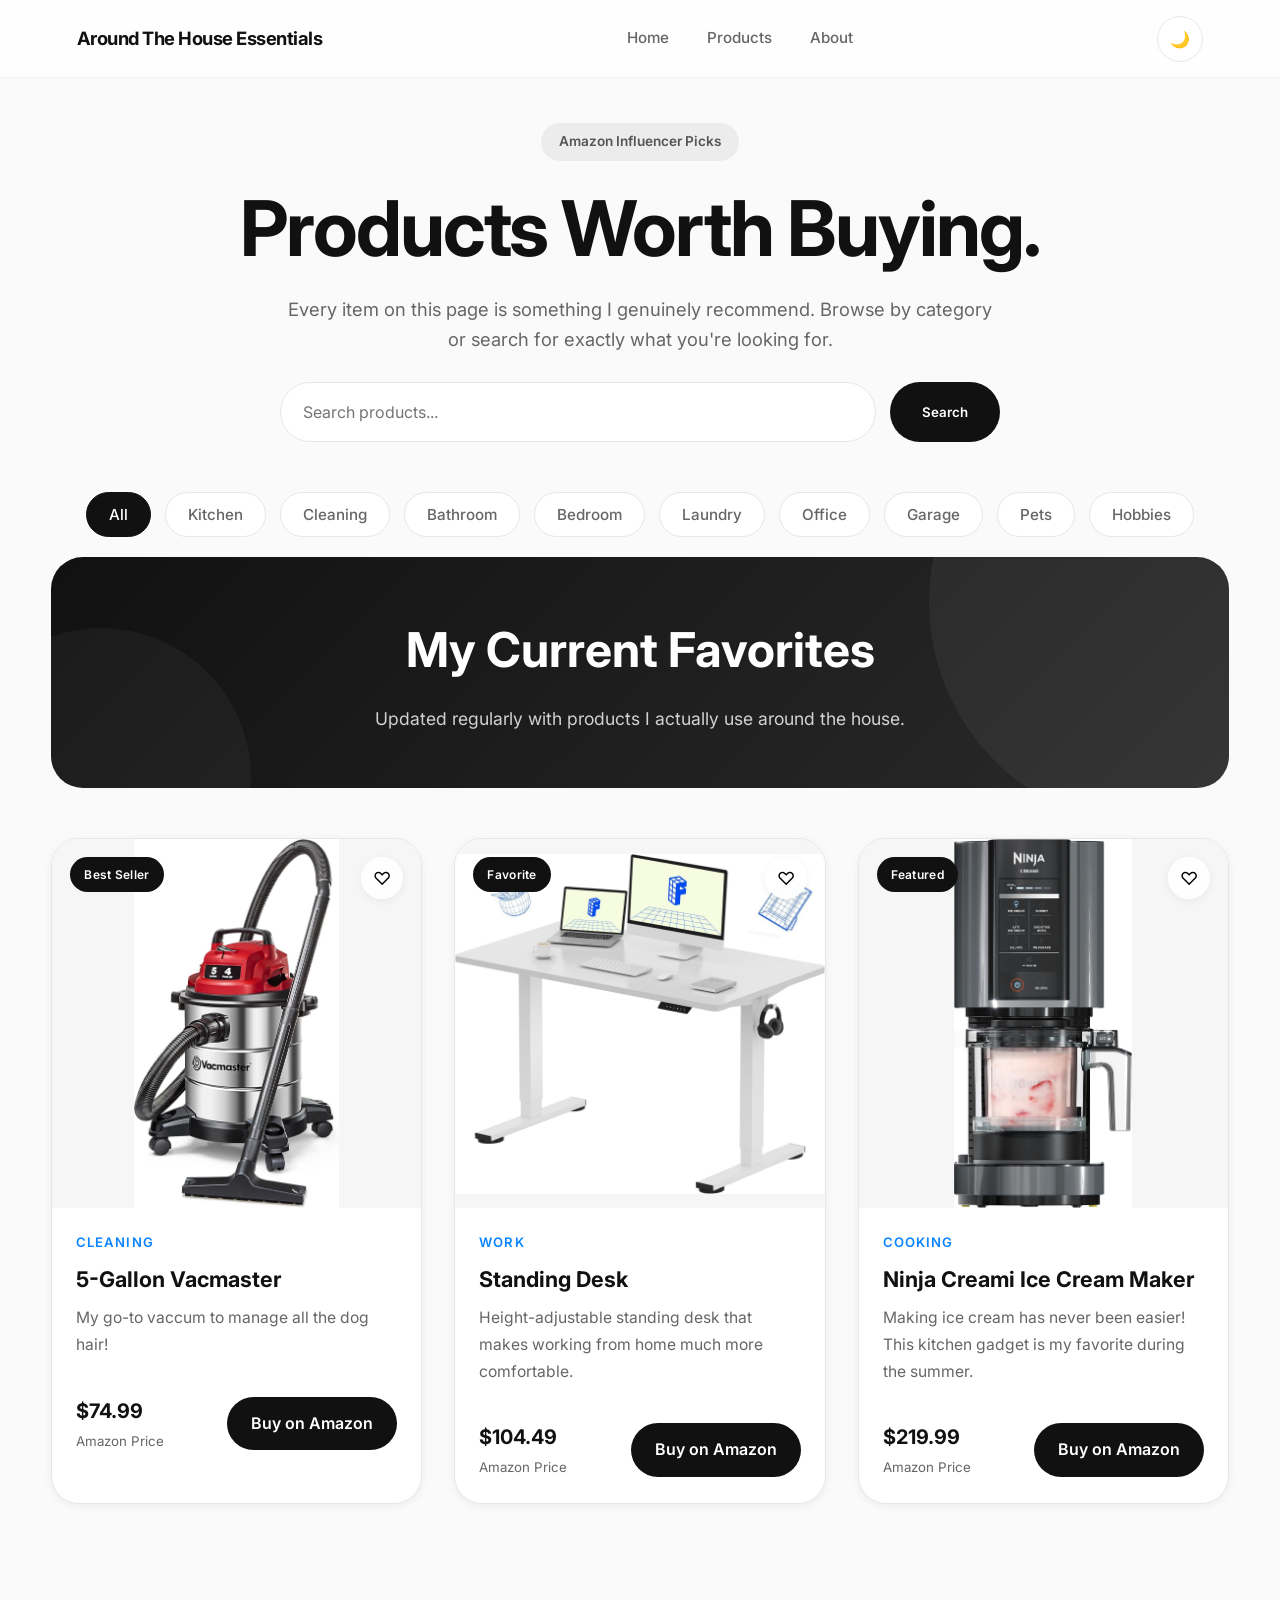
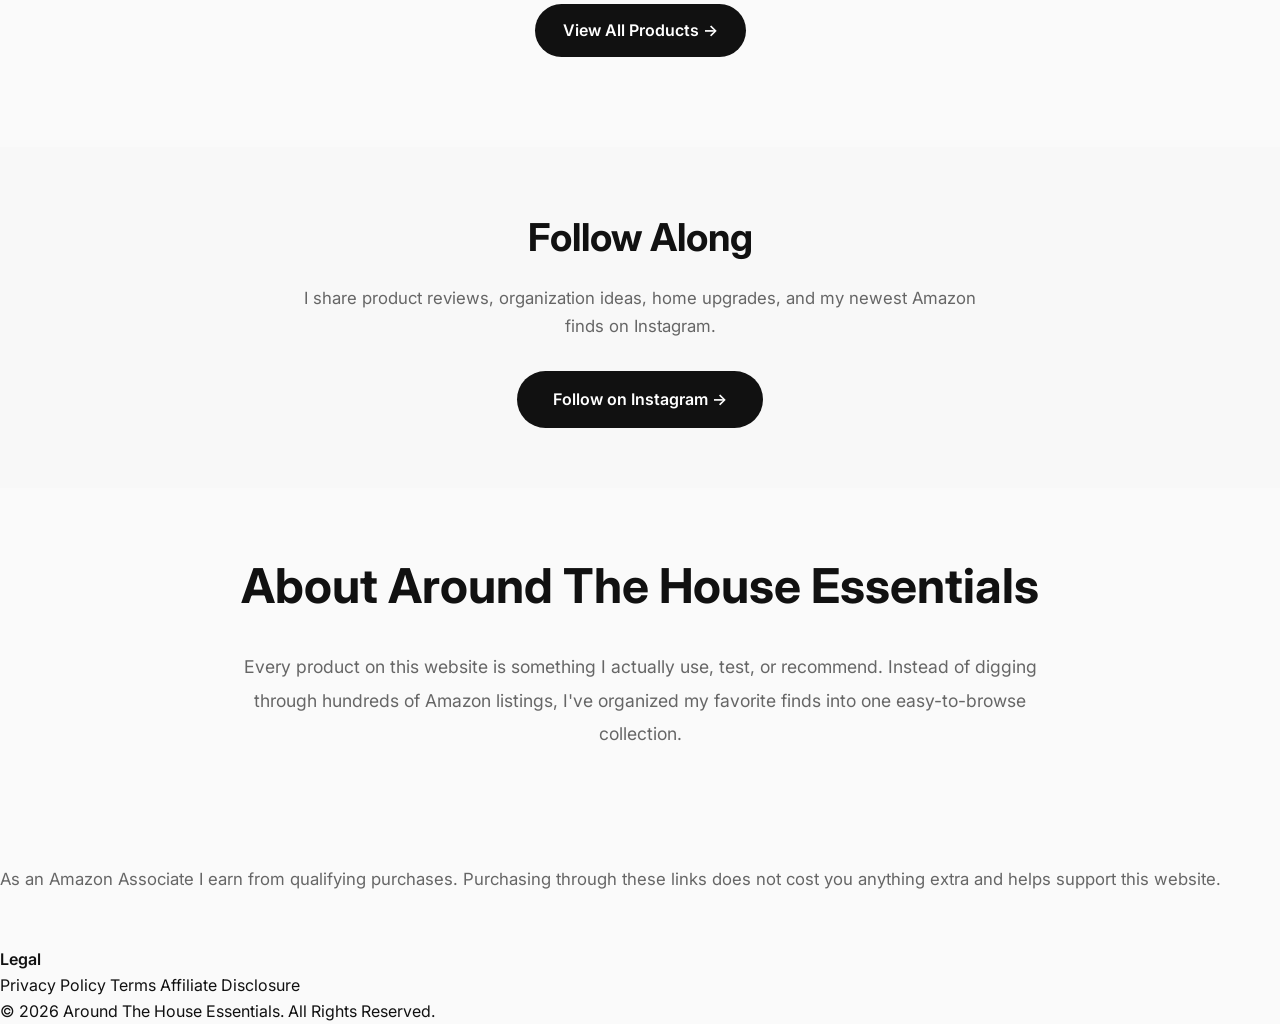
<file: index.html>
<!DOCTYPE html>
<html lang="en">
<head>

    <meta charset="UTF-8">
    <meta name="viewport" content="width=device-width, initial-scale=1.0">

    <title>Around The House Essentials | Amazon Favorites</title>

    <meta name="description" content="Shop my favorite products for every room in your home. Carefully selected Amazon finds that I personally recommend.">

    <meta property="og:title" content="Around The House Essentials">
    <meta property="og:description" content="Shop my favorite Amazon finds.">
    <meta property="og:image" content="images/social-preview.jpg">
    <meta property="og:type" content="website">

    <link rel="stylesheet" href="style.css">

    <link rel="preconnect" href="https://fonts.googleapis.com">
    <link rel="preconnect" href="https://fonts.gstatic.com" crossorigin>

    <link href="https://fonts.googleapis.com/css2?family=Inter:wght@300;400;500;600;700&display=swap" rel="stylesheet">

</head>

<body>

<!-- ==========================
NAVIGATION
========================== -->

<header class="navbar">

    <div class="logo">

        <a href="#">
            Around The House Essentials
        </a>

    </div>

    <nav>

        <a href="index.html">
    
            Home
    
        </a>
    
        <a href="products.html">
    
            Products
    
        </a>
    
        <a href="#about">
    
            About
    
        </a>
    
    </nav>

    <div class="nav-buttons">

        <button id="darkModeToggle" aria-label="Toggle Dark Mode">
            🌙
        </button>

    </div>

</header>

<!-- ==========================
HERO
========================== -->

<section class="hero">

    <div class="hero-content">

        <span class="hero-tag">
            Amazon Influencer Picks
        </span>

        <h1>

            Products Worth Buying.

        </h1>

        <p>

            Every item on this page is something I genuinely recommend.
            Browse by category or search for exactly what you're looking for.

        </p>

        <div class="hero-search">

            <input
                type="text"
                id="searchInput"
                placeholder="Search products..."
            >

            <button id="searchButton">

                Search

            </button>

        </div>

    </div>

</section>

<!-- ==========================
CATEGORY FILTERS
========================== -->

<section class="categories" id="featured">

    <button class="category active" data-category="All">
        All
    </button>

    <button class="category" data-category="Kitchen">
        Kitchen
    </button>

    <button class="category" data-category="Cleaning">
        Cleaning
    </button>

    <button class="category" data-category="Bathroom">
        Bathroom
    </button>

    <button class="category" data-category="Bedroom">
        Bedroom
    </button>

    <button class="category" data-category="Laundry">
        Laundry
    </button>

    <button class="category" data-category="Office">
        Office
    </button>

    <button class="category" data-category="Garage">
        Garage
    </button>

    <button class="category" data-category="Pets">
        Pets
    </button>
    
    <button class="category" data-category="Hobbies">
        Hobbies
    </button>

</section>

<!-- ==========================
FEATURED PRODUCTS
========================== -->

<section class="featured-banner">

    <div>

        <h2>

            My Current Favorites

        </h2>

        <p>

            Updated regularly with products I actually use around the house.

        </p>

    </div>

</section>

<!-- ==========================
PRODUCT GRID
========================== -->

<section id="products" class="products-section">

    <div id="productGrid" class="product-grid">

        <!--
            Products are automatically generated
            by script.js
        -->

    </div>

</section>

<section class="view-all">

    <a href="products.html" class="btn">

        View All Products →

    </a>

</section>

<section class="instagram-section">

    <div class="container">

        <h2>Follow Along</h2>

        <p>
            I share product reviews, organization ideas, home upgrades,
            and my newest Amazon finds on Instagram.
        </p>

        <a
            href="https://instagram.com/YOUR_INSTAGRAM"
            target="_blank"
            class="instagram-btn">

            Follow on Instagram →

        </a>

    </div>

</section>

<!-- ==========================
ABOUT
========================== -->

<section id="about" class="about-section">

    <div class="container">

        <h2>About Around The House Essentials</h2>

        <p>

            Every product on this website is something I actually use,
            test, or recommend. Instead of digging through hundreds of
            Amazon listings, I've organized my favorite finds into one
            easy-to-browse collection.

        </p>

    </div>

</section>
</section>

<!-- ==========================
AFFILIATE DISCLOSURE
========================== -->

<section class="affiliate">

    <p>

        As an Amazon Associate I earn from qualifying purchases.
        Purchasing through these links does not cost you anything extra
        and helps support this website.

    </p>

</section>

<!-- ==========================
FOOTER
========================== -->

<footer>

        <div>

            <h4>

                Legal

            </h4>

            <a href="#">
                Privacy Policy
            </a>

            <a href="#">
                Terms
            </a>

            <a href="#">
                Affiliate Disclosure
            </a>

        </div>

    </div>

    <div class="copyright">

        © 2026 Around The House Essentials.
        All Rights Reserved.

    </div>

</footer>

<button id="scrollTop">

    ↑

</button>

<script src="script.js"></script>



</body>

</html>
</file>
<file: style.css>
/* ======================================================
   Around The House Essentials
   Part 2A-1
   Design System + Global Styles
====================================================== */

/* ---------- CSS Variables ---------- */

:root {

    --primary: #111111;
    --secondary: #666666;
    --background: #fafafa;
    --surface: #ffffff;
    --border: #e7e7e7;

    --accent: #0a84ff;
    --accent-hover: #0066d6;

    --success: #22c55e;
    --danger: #ef4444;

    --shadow-small: 0 2px 8px rgba(0,0,0,.06);
    --shadow-medium: 0 10px 30px rgba(0,0,0,.08);
    --shadow-large: 0 20px 50px rgba(0,0,0,.12);

    --radius-sm: 10px;
    --radius-md: 18px;
    --radius-lg: 28px;

    --transition: .25s ease;

    --max-width: 1240px;

}

/* ---------- Dark Theme ---------- */

body.dark {

    --primary: #ffffff;
    --secondary: #bdbdbd;

    --background: #111111;
    --surface: #1d1d1f;

    --border: #303030;

    --shadow-small: none;
    --shadow-medium: none;
    --shadow-large: none;

}

/* ---------- Reset ---------- */

*{
    margin:0;
    padding:0;
    box-sizing:border-box;
}

/* ---------- Smooth Scroll ---------- */

html{
    scroll-behavior:smooth;
}

/* ---------- Body ---------- */

body{

    font-family:"Inter",sans-serif;

    background:var(--background);

    color:var(--primary);

    line-height:1.6;

    transition:
        background .3s ease,
        color .3s ease;

}

/* ---------- Images ---------- */

img{

    display:block;

    max-width:100%;

}

/* ---------- Links ---------- */

a{

    color:inherit;

    text-decoration:none;

}

/* ---------- Lists ---------- */

ul{

    list-style:none;

}

/* ---------- Buttons ---------- */

button{

    border:none;

    cursor:pointer;

    font-family:inherit;

}

/* ---------- Inputs ---------- */

input{

    font-family:inherit;

    outline:none;

}

/* ---------- Container ---------- */

.container{

    width:min(92%, var(--max-width));

    margin-inline:auto;

}

/* ---------- Typography ---------- */

h1{

    font-size:clamp(2.8rem,6vw,5rem);

    line-height:1.05;

    letter-spacing:-2px;

    font-weight:700;

}

h2{

    font-size:clamp(2rem,4vw,3rem);

    font-weight:700;

    margin-bottom:18px;

}

h3{

    font-size:1.25rem;

    font-weight:600;

}

h4{

    font-size:1rem;

    font-weight:600;

}

p{

    color:var(--secondary);

    font-size:1.05rem;

}

/* ---------- Section Spacing ---------- */

section{

    padding: 55px 0;

}

/* ---------- Utility ---------- */

.text-center{

    text-align:center;

}

.hidden{

    display:none !important;

}

/* ======================================================
   Primary Button
====================================================== */

.btn{

    display:inline-flex;

    align-items:center;

    justify-content:center;

    gap:.6rem;

    background:var(--primary);

    color:white;

    padding:14px 28px;

    border-radius:999px;

    font-weight:600;

    transition:var(--transition);

}

.btn:hover{

    transform:translateY(-2px);

    box-shadow:var(--shadow-medium);

}

body.dark .btn{

    background:white;

    color:#111;

}

/* ======================================================
   Secondary Button
====================================================== */

.btn-outline{

    background:transparent;

    border:1px solid var(--border);

    color:var(--primary);

    padding:14px 28px;

    border-radius:999px;

    transition:var(--transition);

}

.btn-outline:hover{

    background:var(--surface);

    box-shadow:var(--shadow-small);

}

/* ======================================================
   Card Base
====================================================== */

.card{

    background:var(--surface);

    border:1px solid var(--border);

    border-radius:24px;

    transition:all .3s ease;

}

.card:hover{

    transform:translateY(-6px);

    box-shadow:var(--shadow-large);

}

/* ======================================================
   Small Section Heading
====================================================== */

.section-label{

    display:inline-block;

    padding:8px 18px;

    border-radius:999px;

    background:#ececec;

    font-size:.85rem;

    font-weight:600;

    color:#444;

    margin-bottom:18px;

}

body.dark .section-label{

    background:#2a2a2a;

    color:#ddd;

}

/* ======================================================
   Divider
====================================================== */

.divider{

    width:100%;

    height:1px;

    background:var(--border);

    margin:80px 0;

}

/* ======================================================
   Fade Animation
====================================================== */

.fade-up{

    opacity:0;

    transform:translateY(30px);

    transition:.7s ease;

}

.fade-up.show{

    opacity:1;

    transform:translateY(0);

}

/* ======================================================
   Scroll To Top Button
====================================================== */

#scrollTop{

    position:fixed;

    right:24px;

    bottom:24px;

    width:54px;

    height:54px;

    border-radius:50%;

    background:var(--primary);

    color:white;

    font-size:20px;

    display:flex;

    align-items:center;

    justify-content:center;

    opacity:0;

    visibility:hidden;

    transition:var(--transition);

    z-index:500;

}

#scrollTop.show{

    opacity:1;

    visibility:visible;

}

body.dark #scrollTop{

    background:white;

    color:#111;

}

/* =============================
   Navigation
============================= */

.navbar{

    position:sticky;

    top:0;

    z-index:1000;

    width:100%;

    height:78px;

    padding:0 6%;

    display:flex;

    align-items:center;

    justify-content:space-between;

    background:rgba(255,255,255,.82);

    backdrop-filter:blur(18px);

    -webkit-backdrop-filter:blur(18px);

    border-bottom:1px solid rgba(0,0,0,.05);

    transition:all .3s ease;

}

body.dark .navbar{

    background:rgba(17,17,17,.88);

    border-bottom:1px solid rgba(255,255,255,.08);

}

/* =============================
   Logo
============================= */

.logo a{

    font-size:1.15rem;

    font-weight:700;

    letter-spacing:-0.5px;

    color:var(--primary);

    transition:.25s;

}

.logo a:hover{

    opacity:.7;

}

/* =============================
   Navigation Links
============================= */

nav{

    display:flex;

    align-items:center;

    gap:38px;

}

nav a{

    position:relative;

    font-size:.95rem;

    font-weight:500;

    color:var(--secondary);

    transition:.25s;

}

nav a:hover{

    color:var(--primary);

}

nav a::after{

    content:"";

    position:absolute;

    left:0;

    bottom:-8px;

    width:0;

    height:2px;

    background:var(--primary);

    transition:.3s;

}

nav a:hover::after{

    width:100%;

}

/* =============================
   Right Side Buttons
============================= */

.nav-buttons{

    display:flex;

    align-items:center;

    gap:16px;

}

/* =============================
   Dark Mode Button
============================= */

#darkModeToggle{

    width:46px;

    height:46px;

    border-radius:50%;

    background:var(--surface);

    border:1px solid var(--border);

    display:flex;

    align-items:center;

    justify-content:center;

    font-size:1rem;

    transition:.25s;

}

#darkModeToggle:hover{

    transform:rotate(15deg);

    box-shadow:var(--shadow-small);

}

/* =============================
   Hero Section
============================= */

.hero{

    min-height:auto;

    display:flex;

    align-items:center;

    justify-content:center;

    text-align:center;

    padding:45px 20px 15px;

}

/* =============================
   Hero Content
============================= */

.hero-content{

    max-width:900px;

    margin:auto;

}

/* =============================
   Hero Tag
============================= */

.hero-tag{

    display:inline-flex;

    align-items:center;

    justify-content:center;

    padding:8px 18px;

    border-radius:999px;

    background:#ececec;

    color:#555;

    font-size:.85rem;

    font-weight:600;

    margin-bottom:28px;

}

body.dark .hero-tag{

    background:#2b2b2b;

    color:#ddd;

}

/* =============================
   Hero Heading
============================= */

.hero h1{

    max-width:850px;

    margin:auto;

    margin-bottom:26px;

}

/* =============================
   Hero Description
============================= */

.hero p{

    max-width:720px;

    margin:auto;

    font-size:1.15rem;

    color:var(--secondary);

    margin-bottom:28px;

}

/* =============================
   Hero Search
============================= */

.hero-search{

    display:flex;

    align-items:center;

    justify-content:center;

    gap:14px;

    max-width:720px;

    margin:0 auto 35px;

    flex-wrap:wrap;

}

/* =============================
   Search Input
============================= */

.hero-search input{

    flex:1;

    min-width:280px;

    height:60px;

    padding:0 22px;

    border-radius:999px;

    border:1px solid var(--border);

    background:var(--surface);

    color:var(--primary);

    font-size:1rem;

    transition:.25s;

}

.hero-search input:focus{

    border-color:var(--accent);

    box-shadow:0 0 0 4px rgba(10,132,255,.12);

}

/* =============================
   Search Button
============================= */

.hero-search button{

    height:60px;

    padding:0 32px;

    border-radius:999px;

    background:var(--primary);

    color:white;

    font-weight:600;

    transition:.25s;

}

.hero-search button:hover{

    transform:translateY(-2px);

    box-shadow:var(--shadow-medium);

}

body.dark .hero-search button{

    background:white;

    color:#111;

}

/* =============================
   Hero Fade In
============================= */

.hero-content{

    animation:heroFade .9s ease;

}

@keyframes heroFade{

    from{

        opacity:0;

        transform:translateY(35px);

    }

    to{

        opacity:1;

        transform:translateY(0);

    }

}

/* =============================
   Mobile Navigation
============================= */

@media (max-width:900px){

    nav{

        display:none;

    }

    .navbar{

        padding:0 24px;

    }

}

/* =============================
   Mobile Hero
============================= */

@media (max-width:768px){

    .hero{

        min-height:70vh;

        padding-top:90px;

    }

    .hero-search{

        flex-direction:column;

    }

    .hero-search input{

        width:100%;

        min-width:unset;

    }

    .hero-search button{

        width:100%;

    }

}

/* ======================================================
   PART 2A-3
   Categories + Featured Banner + Product Grid
======================================================*/

/* =============================
   Category Section
============================= */

.categories{

    width:min(92%, var(--max-width));

    margin:0 auto;

    padding:0 0 20px;

    display:flex;

    justify-content:center;

    align-items:center;

    flex-wrap:wrap;

    gap:14px;

}

/* =============================
   Category Buttons
============================= */

.category{

    background:var(--surface);

    border:1px solid var(--border);

    color:var(--secondary);

    padding:12px 22px;

    border-radius:999px;

    font-size:.95rem;

    font-weight:500;

    transition:all .25s ease;

}

.category:hover{

    transform:translateY(-2px);

    color:var(--primary);

    box-shadow:var(--shadow-small);

}

.category.active{

    background:var(--primary);

    color:white;

    border-color:var(--primary);

}

body.dark .category.active{

    background:white;

    color:#111;

}

/* =============================
   Featured Banner
============================= */

.featured-banner{

    width:min(92%, var(--max-width));

    margin:0 auto 30px;

    padding:55px 45px;

    border-radius:32px;

    background:linear-gradient(
        135deg,
        #111,
        #2a2a2a
    );

    color:white;

    text-align:center;

    overflow:hidden;

    position:relative;

}

.featured-banner::before{

    content:"";

    position:absolute;

    width:450px;

    height:450px;

    border-radius:50%;

    background:rgba(255,255,255,.05);

    top:-180px;

    right:-150px;

}

.featured-banner::after{

    content:"";

    position:absolute;

    width:300px;

    height:300px;

    border-radius:50%;

    background:rgba(255,255,255,.04);

    bottom:-140px;

    left:-100px;

}

.featured-banner h2{

    position:relative;

    z-index:2;

    color:white;

    margin-bottom:16px;

}

.featured-banner p{

    position:relative;

    z-index:2;

    color:rgba(255,255,255,.8);

    max-width:650px;

    margin:0 auto;

    font-size:1.1rem;

}

/* =============================
   Product Section
============================= */

.products-section{

    width:min(92%, var(--max-width));

    margin:auto;

    padding:20px 0 80px;

}

/* =============================
   Product Grid
============================= */

.product-grid{

    display:grid;

    grid-template-columns:
        repeat(auto-fit, minmax(320px,1fr));

    gap:32px;

    justify-content:center;

}

/* =============================
   Empty State
============================= */

.empty-state{

    width:100%;

    text-align:center;

    padding:100px 30px;

    border:2px dashed var(--border);

    border-radius:24px;

}

.empty-state h3{

    margin-bottom:14px;

}

.empty-state p{

    color:var(--secondary);

}

/* =============================
   Loading Skeleton
============================= */

.skeleton{

    height:420px;

    border-radius:28px;

    background:linear-gradient(
        90deg,
        #efefef 25%,
        #f7f7f7 50%,
        #efefef 75%
    );

    background-size:300% 100%;

    animation:skeletonLoading 1.5s infinite;

}

body.dark .skeleton{

    background:linear-gradient(
        90deg,
        #232323 25%,
        #303030 50%,
        #232323 75%
    );

    background-size:300% 100%;

}

@keyframes skeletonLoading{

    from{

        background-position:100% 0;

    }

    to{

        background-position:-100% 0;

    }

}

/* =============================
   Section Heading
============================= */

.section-heading{

    text-align:center;

    margin-bottom:60px;

}

.section-heading p{

    max-width:700px;

    margin:auto;

}

/* =============================
   Product Count
============================= */

.product-count{

    margin-bottom:24px;

    font-size:.95rem;

    color:var(--secondary);

}

/* =============================
   Responsive
============================= */

@media (max-width:992px){

    .featured-banner{

        padding:55px 35px;

    }

}

@media (max-width:768px){

    .categories{

        justify-content:flex-start;

        overflow-x:auto;

        flex-wrap:nowrap;

        padding-bottom:30px;

    }

    .categories::-webkit-scrollbar{

        display:none;

    }

    .featured-banner{

        border-radius:22px;

        padding:45px 25px;

    }

    .product-grid{

        grid-template-columns:1fr;

        gap:24px;

    }

}

/* ======================================================
   PART 2B-1
   Premium Product Cards
======================================================*/

/* =============================
   Product Card
============================= */

.product-card{

    position:relative;

    display:flex;

    flex-direction:column;

    background:var(--surface);

    border:1px solid var(--border);

    border-radius:28px;

    overflow:hidden;

    min-height:540px;

    transition:all .35s ease;

    box-shadow:var(--shadow-small);

}

.product-card:hover{

    transform:translateY(-10px);

    box-shadow:var(--shadow-large);

}

/* =============================
   Product Image
============================= */

.product-image{

    position:relative;

    width:100%;

    aspect-ratio:1 / 1;

    overflow:hidden;

    background:#f6f6f6;

}

body.dark .product-image{

    background:#222;

}

.product-image img{

    width:100%;

    height:100%;

    object-fit:contain;

    transition:transform .5s ease;

    opacity: 1;

}

.product-card:hover img{

    transform:scale(1.05);

}

/* =============================
   Product Badge
============================= */

.product-badge{

    position:absolute;

    top:18px;

    left:18px;

    padding:8px 14px;

    border-radius:999px;

    background:#111;

    color:white;

    font-size:.75rem;

    font-weight:600;

    letter-spacing:.3px;

    z-index:5;

}

body.dark .product-badge{

    background:white;

    color:#111;

}

/* =============================
   Favorite Button
============================= */

.favorite-btn{

    position:absolute;

    top:18px;

    right:18px;

    width:42px;

    height:42px;

    border-radius:50%;

    background:rgba(255,255,255,.95);

    display:flex;

    align-items:center;

    justify-content:center;

    font-size:18px;

    box-shadow:var(--shadow-small);

    transition:.25s;

    z-index:5;

}

.favorite-btn:hover{

    transform:scale(1.08);

}

body.dark .favorite-btn{

    background:#333;

}

/* =============================
   Card Content
============================= */

.product-content{

    display:flex;

    flex-direction:column;

    gap:12px;

    padding:24px;

}

/* =============================
   Category
============================= */

.product-category{

    font-size:.82rem;

    color:var(--accent);

    font-weight:600;

    text-transform:uppercase;

    letter-spacing:.08em;

}

/* =============================
   Product Title
============================= */

.product-title{

    font-size:1.35rem;

    font-weight:700;

    line-height:1.3;

    color:var(--primary);

}

/* =============================
   Description
============================= */

.product-description{

    color:var(--secondary);

    font-size:.98rem;

    line-height:1.7;

}

/* =============================
   Card Footer
============================= */

.product-footer{

    margin-top:auto;

    display:flex;

    justify-content:space-between;

    align-items:center;

    gap:18px;

    padding-top:24px;

}

/* =============================
   Price
============================= */

.product-price{

    display:flex;

    flex-direction:column;

    gap:4px;

}

.product-price strong{

    font-size:1.25rem;

    color:var(--primary);

}

.product-price small{

    color:var(--secondary);

}

/* =============================
   Amazon Button
============================= */

.amazon-btn{

    display:flex;

    align-items:center;

    justify-content:center;

    gap:10px;

    padding:14px 24px;

    border-radius:999px;

    background:var(--primary);

    color:#fff;

    font-weight:600;

    transition:all .25s ease;

}

.amazon-btn:hover{

    transform:translateY(-2px);

    box-shadow:var(--shadow-medium);

}

body.dark .amazon-btn{

    background:#fff;

    color:#111;

}

/* =============================
   Card Entrance Animation
============================= */


/* =============================
   Mobile
============================= */

@media (max-width:768px){

    .product-content{

        padding:22px;

    }

    .product-title{

        font-size:1.2rem;

    }

    .product-footer{

        flex-direction:column;

        align-items:stretch;

    }

    .amazon-btn{

        width:100%;

    }

}

.page-hero{

    padding:60px 20px 40px;

    text-align:center;

}

.page-hero h1{

    font-size:4rem;

    margin:18px 0;

}

.page-hero p{

    max-width:700px;

    margin:auto;

    color:#666;

    font-size:1.1rem;

}

.hero-badge{

    display:inline-block;

    padding:8px 18px;

    border-radius:999px;

    background:#f5f5f7;

    font-weight:600;

}.products-toolbar{

    display:flex;

    justify-content:space-between;

    align-items:center;

    margin:40px 0 30px;

}

.toolbar-right select{

    padding:12px 18px;

    border-radius:999px;

    border:1px solid #ddd;

}

.back-home{

    display:inline-flex;

    margin-top:30px;

    margin-bottom:40px;

    text-decoration:none;

    font-weight:600;

}

/*==========================
Instagram CTA
==========================*/

.instagram-section{

    padding:60px 20px;

    text-align:center;

    background:#f8f8f8;

    margin-top:50px;

}

.instagram-section .container{

    max-width:700px;

    margin:auto;

}

.instagram-section h2{

    font-size:2.4rem;

    margin-bottom:15px;

}

.instagram-section p{

    color:#666;

    margin-bottom:30px;

    line-height:1.7;

}

.instagram-btn{

    display:inline-block;

    padding:16px 36px;

    border-radius:999px;

    background:#111;

    color:white;

    text-decoration:none;

    font-weight:600;

    transition:.25s;

}

.instagram-btn:hover{

    background:#333;

}

.about-section{

    padding:60px 20px;

    text-align:center;

}

.about-section .container{

    max-width:850px;

    margin:auto;

}

.about-section h2{

    font-size:3rem;

    margin-bottom:25px;

}

.about-section p{

    font-size:1.1rem;

    line-height:1.9;

    color:#666;

}

/*==================================
Footer
==================================*/

.footer{

    background:#111;

    color:white;

    margin-top:80px;

    padding:60px 20px;

}

.footer-grid{

    max-width:1200px;

    margin:auto;

    display:grid;

    grid-template-columns:2fr 1fr 1fr;

    gap:60px;

}

.footer h3,
.footer h4{

    color:white;

    margin-bottom:18px;

}

.footer p{

    color:#bbb;

}

.footer a{

    display:block;

    color:#ddd;

    margin-bottom:10px;

    text-decoration:none;

}

.footer a:hover{

    color:white;

}

@media(max-width:768px){

    .footer-grid{

        grid-template-columns:1fr;

        text-align:center;

    }

}

.view-all{

    text-align:center;

    padding:20px 0 40px;

}
</file>
